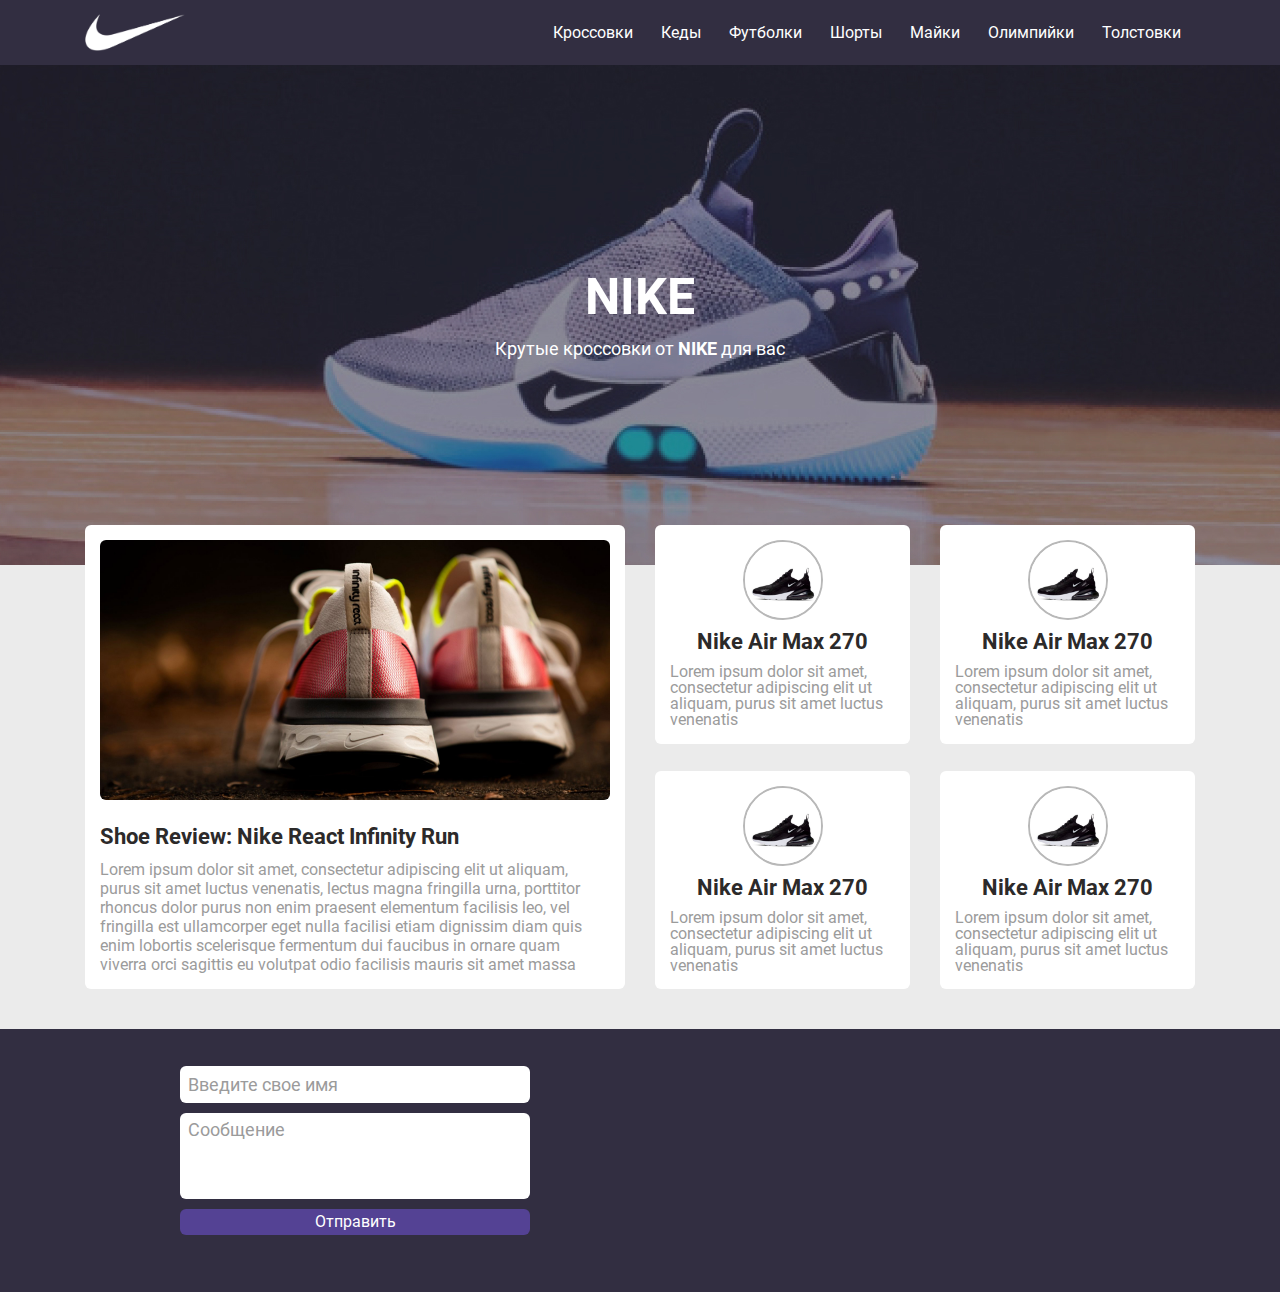
<file: index.html>
<!DOCTYPE html>
<html lang="en">
<head>
  <meta charset="UTF-8">
  <meta http-equiv="X-UA-Compatible" content="IE=edge">
  <meta name="viewport" content="width=device-width, initial-scale=1.0">
  <title>Document</title>
  <link rel="stylesheet" href="css/main.css">
</head>
<body>
  
  <!-- navbar -->
  <div class="navbar">
    <div class="navbar__nav">
      <a href="#!" class="navbar__nav--logo">
        <img src="images/logo.png" alt="">
      </a>
      
      <ul class="navbar__nav--list">
        <li><a href="#!">Кроссовки</a></li>
        <li><a href="#!">Кеды</a></li>
        <li><a href="#!">Футболки</a></li>
        <li><a href="#!">Шорты</a></li>
        <li><a href="#!">Майки</a></li>
        <li><a href="#!">Олимпийки</a></li>
        <li><a href="#!">Толстовки</a></li>
      </ul>
    </div>
  </div>
  <!-- navbar end -->
  
  <!-- header -->
  <div class="header">
    <h1>nike</h1>
    <p>Крутые кроссовки от <span>nike</span> для вас</p>
  </div>
  <!-- header end -->
  
  <!-- content -->
  <div class="content">
    <div class="content__info">
      <img src="images/content.jpg" alt="">
      <h3>Shoe Review: Nike React Infinity Run</h3>
      <p>Lorem ipsum dolor sit amet, consectetur adipiscing elit ut aliquam, purus sit amet luctus venenatis, lectus magna fringilla urna, porttitor rhoncus dolor purus non enim praesent elementum facilisis leo, vel fringilla est ullamcorper eget nulla facilisi etiam dignissim diam quis enim lobortis scelerisque fermentum dui faucibus in ornare quam viverra orci sagittis eu volutpat odio facilisis mauris sit amet massa</p>
    </div>
    <div class="content__cards">
      <div class="card">
        <img src="images/card1.jpg" alt="">
        <h3>Nike Air Max 270</h3>
        <p>Lorem ipsum dolor sit amet, consectetur adipiscing elit ut aliquam, purus sit amet luctus venenatis</p>
      </div>
      <div class="card">
        <img src="images/card1.jpg" alt="">
        <h3>Nike Air Max 270</h3>
        <p>Lorem ipsum dolor sit amet, consectetur adipiscing elit ut aliquam, purus sit amet luctus venenatis</p>
      </div>
      <div class="card">
        <img src="images/card1.jpg" alt="">
        <h3>Nike Air Max 270</h3>
        <p>Lorem ipsum dolor sit amet, consectetur adipiscing elit ut aliquam, purus sit amet luctus venenatis</p>
      </div>
      <div class="card">
        <img src="images/card1.jpg" alt="">
        <h3>Nike Air Max 270</h3>
        <p>Lorem ipsum dolor sit amet, consectetur adipiscing elit ut aliquam, purus sit amet luctus venenatis</p>
      </div>
    </div>
  </div>
  <!-- content end -->
  
  <!-- footer -->
  <div class="footer">
    <div class="footer__form">
      <form action="">
        <input type="text" name="" placeholder="Введите свое имя">
        <textarea name="" placeholder="Сообщение"></textarea>
        <button type="button">Отправить</button>
      </form>
    </div>
    <div class="footer__navbar"></div>
  </div>
  <!-- footer end -->

  
  
  
  
  
</body>
</html>
</file>
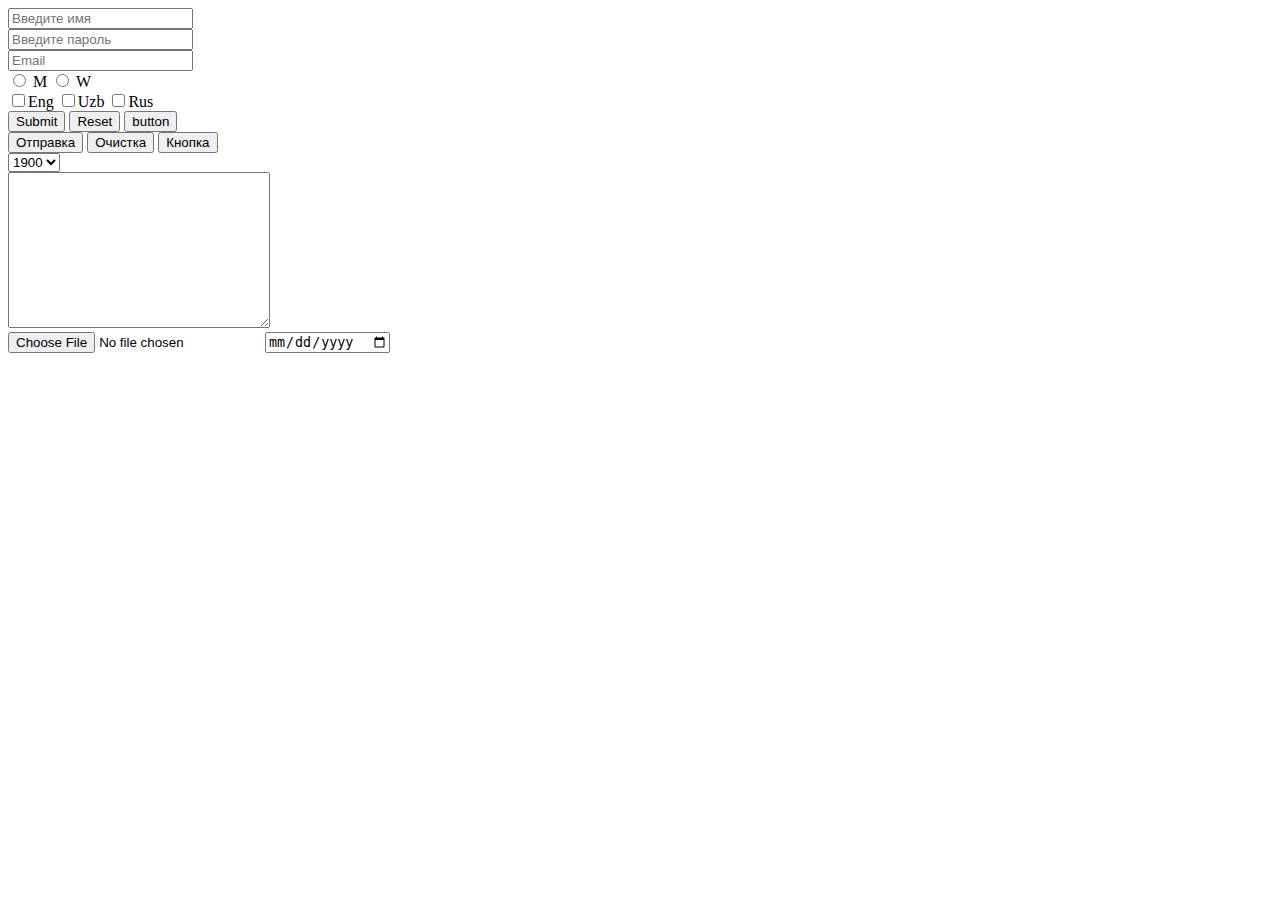
<file: form.html>
<!DOCTYPE html>
<html lang="en">
<head>
  <meta charset="UTF-8">
  <meta http-equiv="X-UA-Compatible" content="IE=edge">
  <meta name="viewport" content="width=device-width, initial-scale=1.0">
  <title>Document</title>
</head>
<body>
  
  <form action="" method="">
    <input type="text" placeholder="Введите имя" name="userName"> <br>
    <input type="password" placeholder="Введите пароль" name="userPass"> <br>
    <input type="email" placeholder="Email" name="userEmail"> <br>
    
    
    <label>
      <input type="radio" name="gender" value="M">
      <span>M</span>
    </label>
    <label>
      <input type="radio" name="gender" value="W">
      <span>W</span>
    </label>
    <br>
    
    <label>
      <input type="checkbox" name="Eng" value="Eng">Eng
    </label>
    <label>
      <input type="checkbox" name="Uzb" value="Uzb">Uzb
    </label>
    <label>
      <input type="checkbox" name="Rus" value="Rus">Rus
    </label>
    <br>
    
    <input type="submit">
    <input type="reset">
    <input type="button" value="button">
    <br>
    
    <button type="submit">Отправка</button>
    <button type="reset">Очистка</button>
    <button type="button">Кнопка</button>
    <br>
    
    <select name="" id="">
      <option value="1900">1900</option>
      <option value="1901">1901</option>
      <option value="1903">1902</option>
    </select>
    <br>
    
    <textarea name="" id="" cols="30" rows="10"></textarea>
    <br>
    <input type="file">
    
    <input type="date">
    
  </form>
  
  
</body>
</html>
</file>
<file: css/main.css>
@font-face{
  font-family: 'roboto';
  src: url('../fonts/Roboto-Regular.ttf') format('truetype');
  font-weight: 400;
}
@font-face{
  font-family: 'roboto';
  src: url('../fonts/Roboto-Bold.ttf') format('truetype');
  font-weight: 700;
}
*{
  margin: 0;
  padding: 0;
  box-sizing: border-box;
  font-family: 'roboto';
  font-weight: 400;
  list-style: none;
  text-decoration: none;
}
/* navbar */
.navbar{
  width: 100%;
  min-height: 60px;
  background: #322E41;
}
.navbar__nav{
  width: 1110px;
  min-height: 60px;
  /* border: 1px solid red; */
  margin: 0 auto;
  display: flex;
  justify-content: space-between;
  align-items: center;
}
.navbar__nav--logo img{
  width: 100px;
  padding: 14px 0;
  display: flex;
}
.navbar__nav--list{
  display: flex;
}
.navbar__nav--list a{
  padding: 23px 14px;
  display: flex;
  color: #ffffff;
  font-size: 16px;
  line-height: 19px;
}
.navbar__nav--list a:hover{
  background: #ffffff;
  color: #D47300;
}
/* header */
.header{
  width: 100%;
  height: 500px;
  background: url('../images/bg.jpg') no-repeat center center / cover;
  color: #ffffff;
  display: flex;
  flex-direction: column;
  align-items: center;
  justify-content: center;
}
.header h1{
  font-size: 50px;
  line-height: 52px;
  font-weight: 700;
  text-transform: uppercase;
  margin-bottom: 15px;
}
.header p{
  font-size: 18px;
  line-height: 21px;
}
.header span{
  font-weight: 700;
  text-transform: uppercase;
}
/* content */
.content{
  width: 100%;
  min-height: 200px;
  background: #ebebeb;
  display: flex;
  justify-content: center;
  gap: 30px;
}
.content__info,
.content__cards{
  width: 540px;
  min-height: 200px;
  /* border: 1px solid red; */
  transform: translateY(-40px);
}
.content__info{
  background: #ffffff;
  border-radius: 6px;
  padding: 15px;
}
.content__info img{
  width: 100%;
  height: 260px;
  object-fit: cover;
  border-radius: 6px;
}
.content__info h3,
.card h3{
  color: #2C2A2A;
  margin: 20px 0 10px;
  font-size: 22px;
  line-height: 26px;
  font-weight: 700;
}
.content__info p,
.card p{
  color: #9B9B9B;
  font-size: 16px;
  line-height: 19px;
}
.card{
  width: 255px;
  min-height: 100px;
  border-radius: 6px;
  background: #ffffff;
  padding: 15px;
  display: flex;
  justify-content: center;
  align-items: center;
  flex-direction: column;
}
.card img{
  width: 80px;
  height: 80px;
  border: 2px solid #B8B8B8;
  border-radius: 50%;
}
.card h3{
  line-height: 20px;
  margin: 12px 0;
}
.card p{
  line-height: 16px;
}
.content__cards{
  display: flex;
  flex-wrap: wrap;
  justify-content: space-between;
  gap: 27px;
}
/* footer */
.footer{
  width: 100%;
  min-height: 50px;
  background: #322E41;
  padding: 37px 0 57px;
  display: flex;
  justify-content: center;
  gap: 30px;
}
.footer__form,
.footer__navbar{
  width: 540px;
  min-height: 50px;
  /* border: 1px solid red; */
}
.footer__form form{
  display: flex;
  flex-direction: column;
  padding: 0 95px;
}
.footer__form input,
.footer__form textarea{
  background: #ffffff;
  border-radius: 6px;
  padding: 8px;
  margin-bottom: 10px;
  font-size: 18px;
  line-height: 18px;
  border: none;
  outline: none;
}
.footer__form input::placeholder,
.footer__form textarea::placeholder{
  color: #9B9B9B;
}
.footer__form textarea{
  min-height: 86px;
  resize: none;
}
.footer__form button{
  background: #544294;
  color: #ffffff;
  padding: 4px;
  border-radius: 6px;
  font-size: 16px;
  line-height: 18px;
  border: none;
  cursor: pointer;
}
</file>
